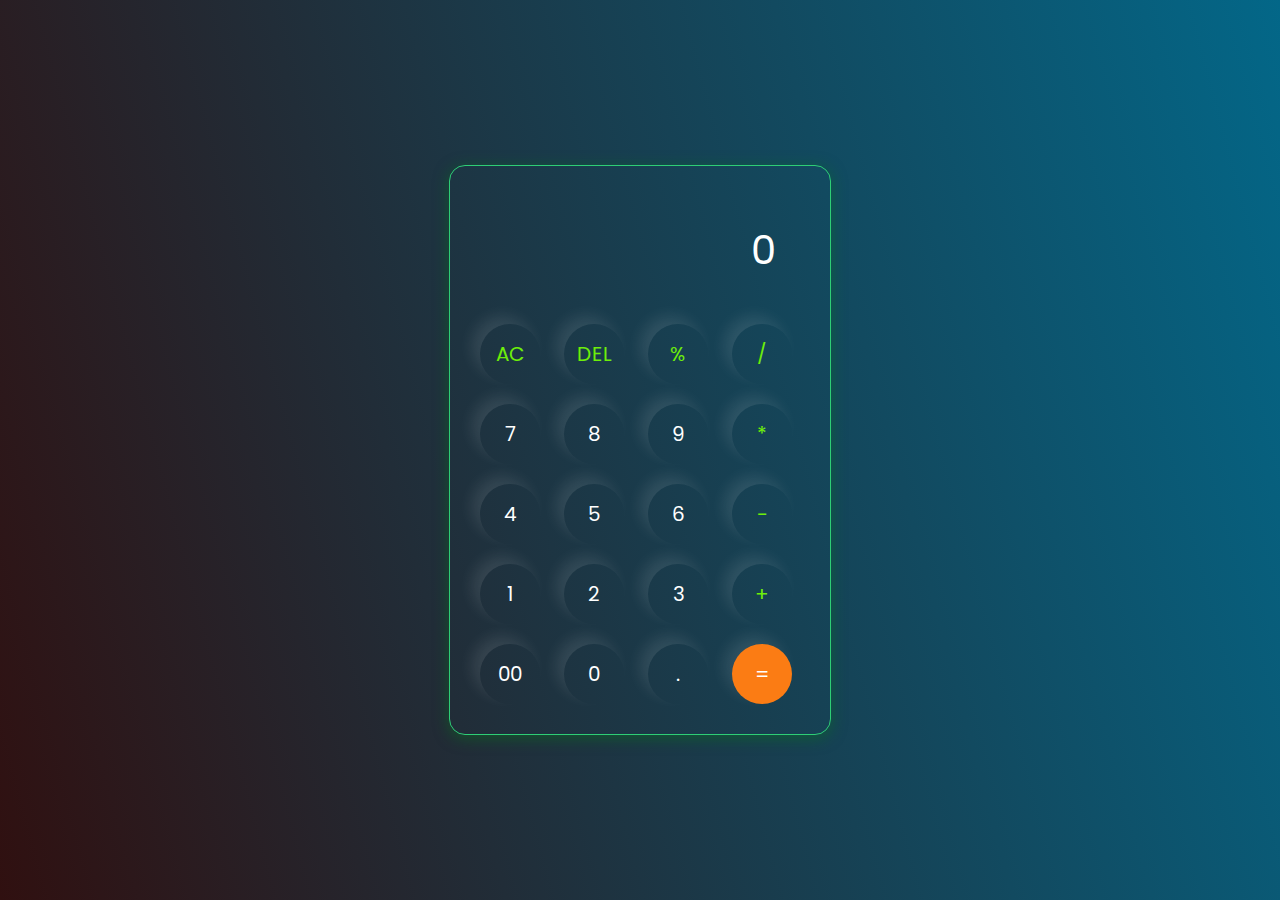
<file: Calculator/index.html>
<!DOCTYPE html>
<html lang="en">
  <head>
    <meta charset="UTF-8" />
    <meta http-equiv="X-UA-Compatible" content="IE=edge" />
    <meta name="viewport" content="width=device-width, initial-scale=1.0" />
    <link rel="stylesheet" href="style.css" />
    <title>Calculator - By Code Traversal</title>
  </head>
  <body>
    <div class="container">
      <div class="calculator">
        <input type="text" id="inputBox" placeholder="0" />
        <div>
          <button class="button operator">AC</button>
          <button class="button operator">DEL</button>
          <button class="button operator">%</button>
          <button class="button operator">/</button>
        </div>
        <div>
          <button class="button">7</button>
          <button class="button">8</button>
          <button class="button">9</button>
          <button class="button operator">*</button>
        </div>
        <div>
          <button class="button">4</button>
          <button class="button">5</button>
          <button class="button">6</button>
          <button class="button operator">-</button>
        </div>
        <div>
          <button class="button">1</button>
          <button class="button">2</button>
          <button class="button">3</button>
          <button class="button operator">+</button>
        </div>

        <div>
          <button class="button">00</button>
          <button class="button">0</button>
          <button class="button">.</button>
          <button class="button equalBtn">=</button>
        </div>
      </div>
    </div>

    <script src="script.js"></script>
  </body>
</html>
</file>
<file: Calculator/style.css>
@import url('https://fonts.googleapis.com/css2?family=Poppins:wght@500&display=swap');

*{
    margin: 0;
    padding: 0;
    box-sizing: border-box;
    font-family: 'Poppins', sans-serif;
}

body{
    width: 100%;
    height: 100vh;
    display: flex;
    justify-content: center;
    align-items: center;
    background: linear-gradient(75deg, #301010, #036788);
}

.calculator{
    border: 1px solid #2ece76;
    padding: 20px;
    border-radius: 16px;
    background: transparent;
    box-shadow: 0px 3px 15px rgba(7, 118, 25, 0.5);

}

input{
    width: 320px;
    border: none;
    padding: 24px;
    margin: 10px;
    background: transparent;
    box-shadow: 0px 3px 15px rgbs(84, 84, 84, 0.1);
    font-size: 40px;
    text-align: right;
    cursor: pointer;
    color: #ffffff;
}

input::placeholder{
    color: #ffffff;
}

button{
    border: none;
    width: 60px;
    height: 60px;
    margin: 10px;
    border-radius: 50%;
    background: transparent;
    color: #ffffff;
    font-size: 20px;
    box-shadow: -8px -8px 15px rgba(255, 255, 255, 0.1);
    cursor: pointer;
}

.equalBtn{
    background-color: #fb7c14;
}

.operator{
    color: #6dee0a;
}
</file>
